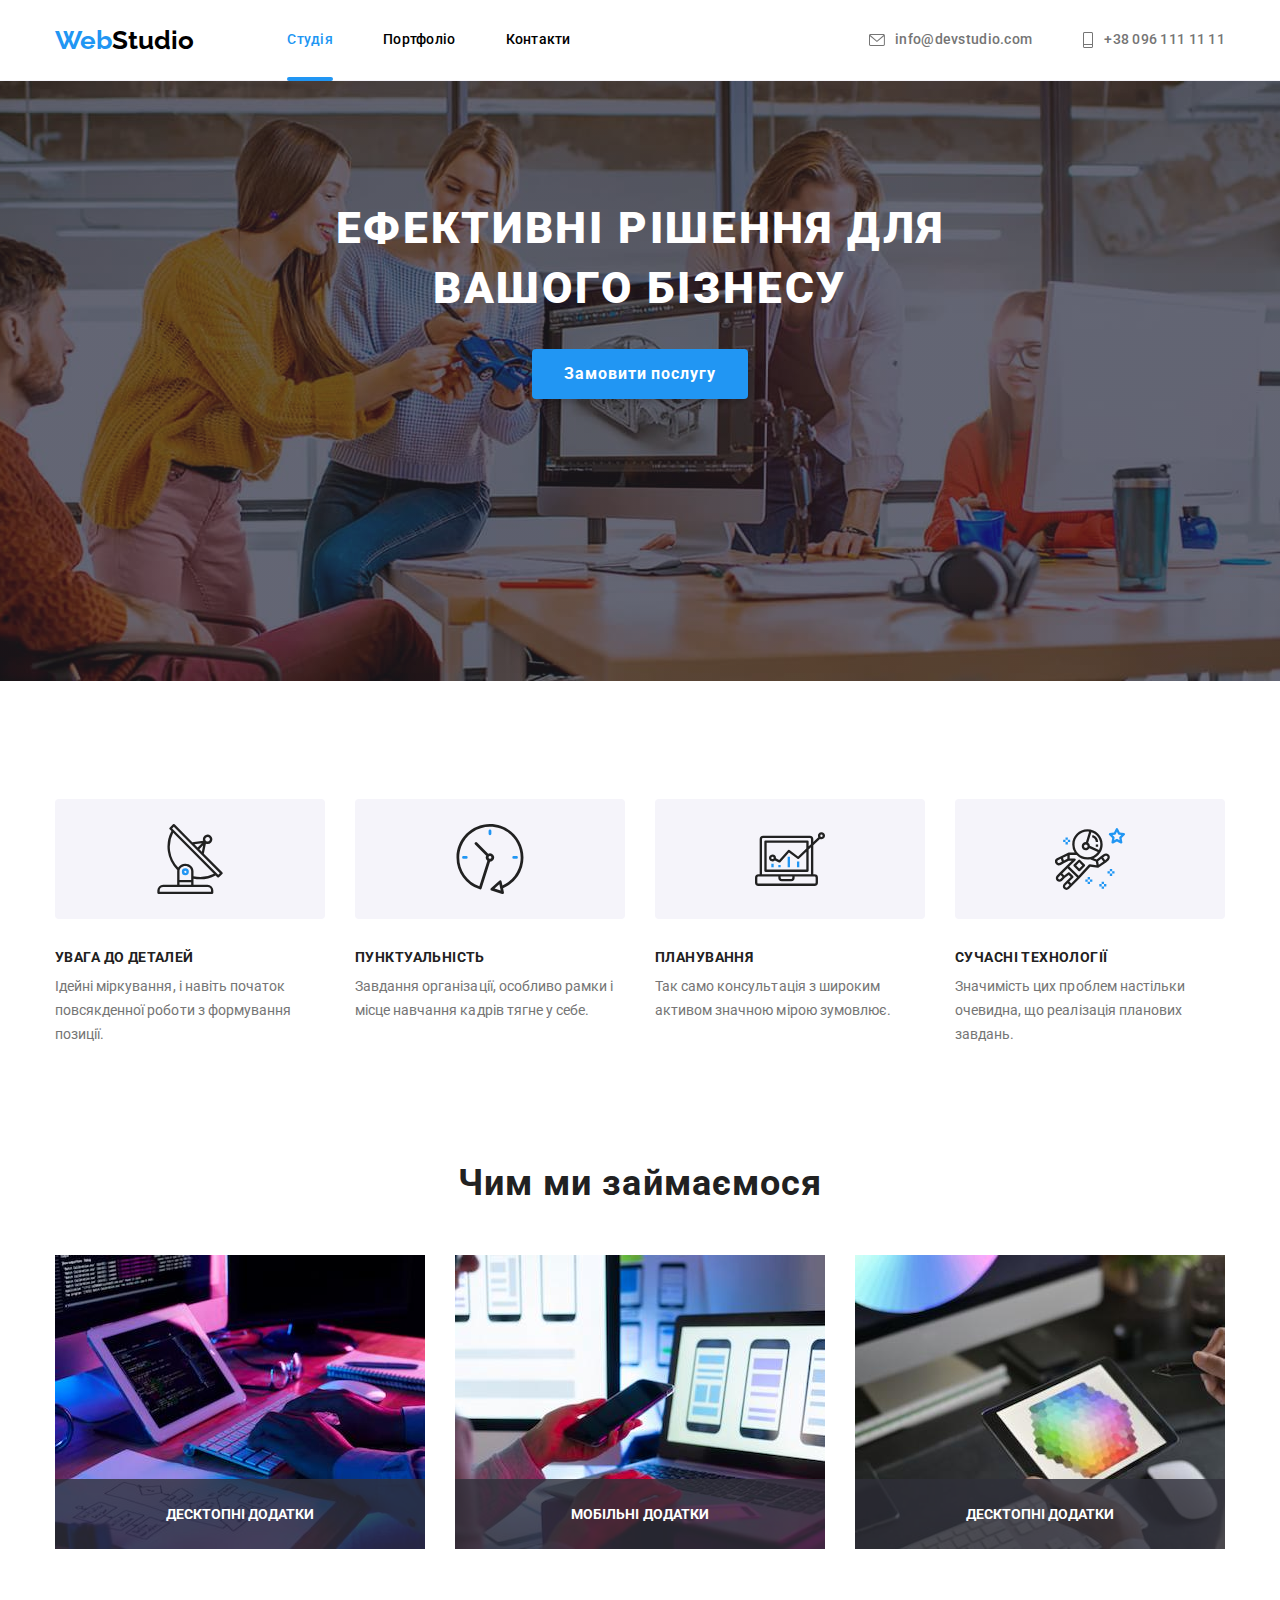
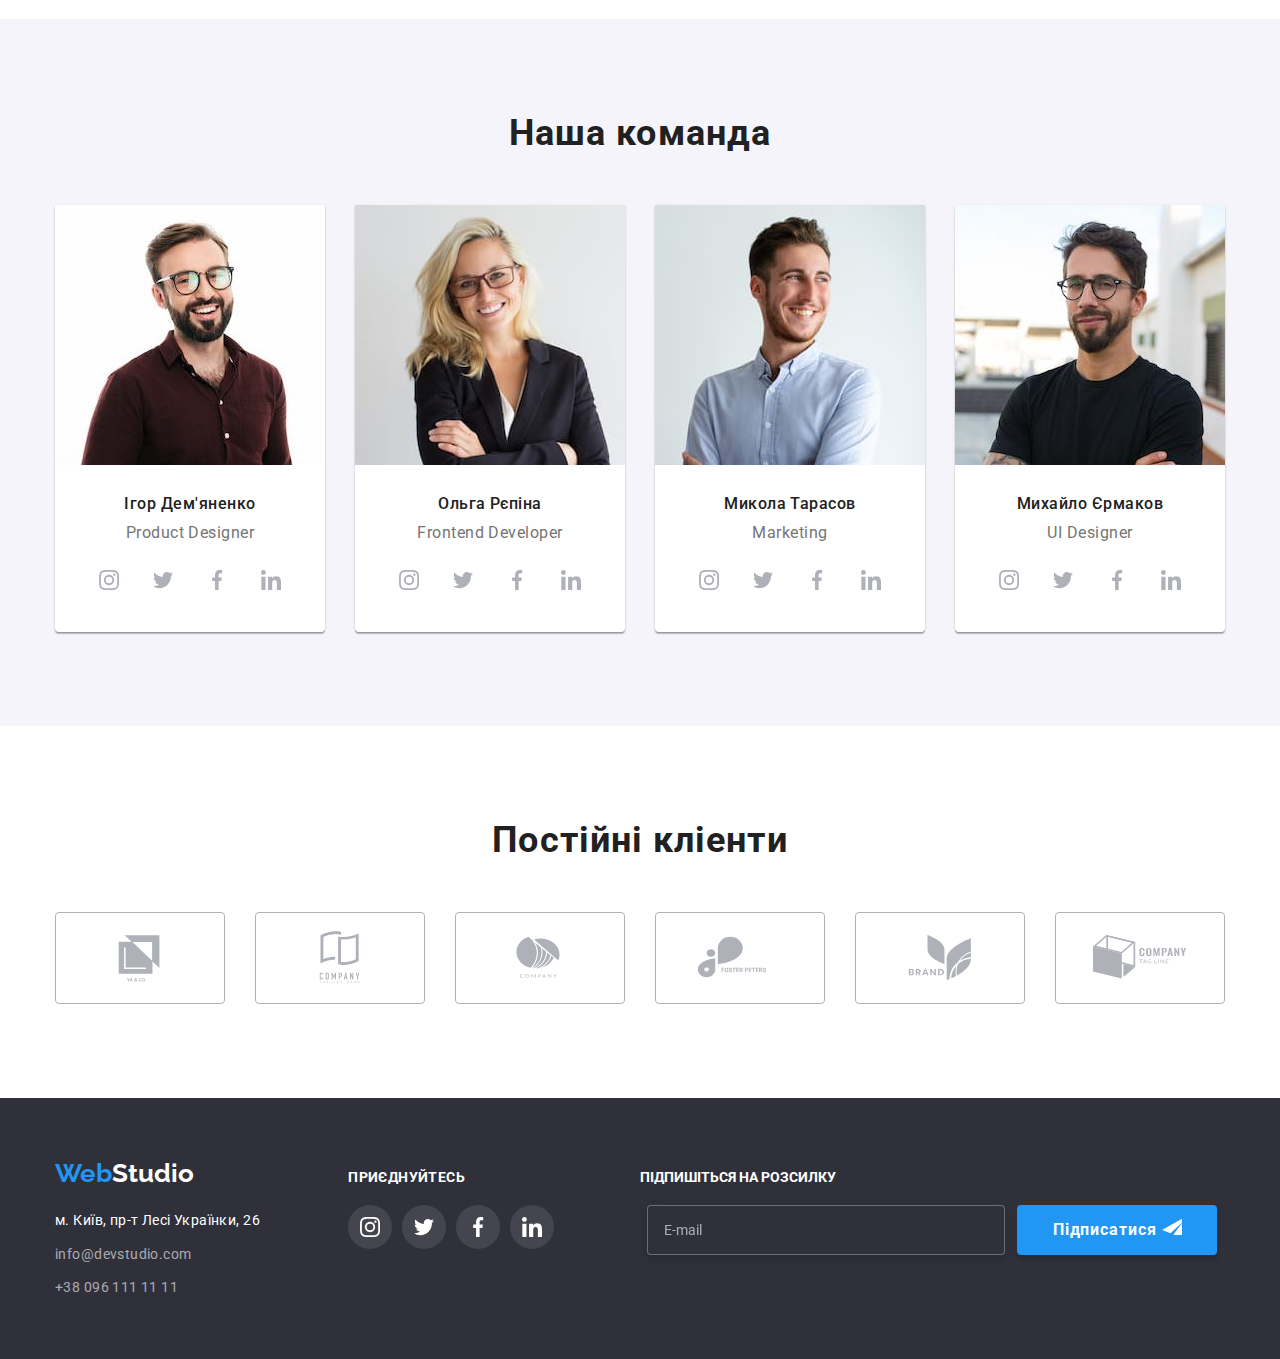
<file: index.html>
<!DOCTYPE html>
<html lang="uk">

<head>
	<meta charset="UTF-8">
	<meta http-equiv="X-UA-Compatible" content="IE=edge">
	<meta name="viewport" content="width=device-width, initial-scale=1.0">
	<title>Студія</title>
	<link rel="preconnect" href="https://fonts.googleapis.com">
	<link rel="preconnect" href="https://fonts.gstatic.com" crossorigin>
	<link href="https://fonts.googleapis.com/css2?family=Raleway:wght@700&family=Roboto:wght@400;500;700;900&display=swap"
		rel="stylesheet">
	<link rel="stylesheet" href="https://cdnjs.cloudflare.com/ajax/libs/modern-normalize/1.1.0/modern-normalize.min.css">
	<link rel="stylesheet" href="./css/main.min.css">
</head>

<body>
	<header class="header">
		<div class="section container__header">
			<a href="./index.html" lang="en" class="logo">
				<span class="accent">Web</span>Studio
			</a>
			<nav class="header-nav">
				<ul class="header-nav__list">
					<li class="header-nav__item">
						<a href="./index.html" class="header-nav__link current">
							Студія
						</a>
					</li>
					<li class="header-nav__item">
						<a href="./portfolio.html" class="header-nav__link">
							Портфоліо
						</a>
					</li>
					<li class="header-nav__item">
						<a href="" class="header-nav__link">
							Контакти
						</a>
					</li>
				</ul>
			</nav>
			<ul class="header-address__list">
				<li class="header-address__item">
					<a href="mailto:info@devstudio.com" class="header-address__link">
						<svg class="header-address__icon" width="16" height="12">
							<use href="./images/icons.svg#icon-mylle"></use>
						</svg>
						info@devstudio.com
					</a>
				</li>
				<li class="header-address__item">
					<a href="tel:+380961111111" class="header-address__link">
						<svg class="header-address__icon" width="12" height="16">
							<use href="./images/icons.svg#icon-fone"></use>
						</svg>
						+38 096 111 11 11
					</a>
				</li>
			</ul>
			<button type="button" class="menu-open" data-menu-open>
				<svg class="menu-icon" width="24px" height="16px">
					<use href="/images/icons.svg#icon-menu"></use>
				</svg>
			</button>
		</div>
		<div class="mob-menu is-hidden" data-menu>
			<div class="mob-menu__container">
				<button type="button" class="menu-close" data-menu-close>
					<svg class="menu-close__icon" width="19px" height="19px">
						<use href="./images/icons.svg#icon-logo-exit"></use>
					</svg>
				</button>
				<div class="mob-menu__top">
					<ul class="mob-menu__list">
						<li class="mob-menu__item">
							<a class="mob-menu__link current" href="./index.html">Студія</a>
						</li>
						<li class="mob-menu__item">
							<a class="mob-menu__link" href="./portfolio.html">Портфоліо</a>
						</li>
						<li class="mob-menu__item">
							<a class="mob-menu__link" href="#">Контакти</a>
						</li>
					</ul>
				</div>
				<div class="mob-menu__bottom">
					<ul class="mob-connection">
						<li class="mob-connection__item">
							<a class="mob-connection__tel" href="tel:+380961111111">
								+38 096 111 11 11</a>
						</li>
						<li class="mob-connection__item">
							<a class="mob-connection__mail" href="mailto:info@devstudio.com">
								info@devstudio.com
							</a>
						</li>
					</ul>
					<ul class="mob-social">
						<li class="mob-social__item">
							<a href="#" class="mob-social__link">Instagram</a>
						</li>
						<li class="mob-social__item">
							<a href="#" class="mob-social__link">Twitter</a>
						</li>
						<li class="mob-social__item">
							<a href="#" class="mob-social__link">Facebook</a>
						</li>
						<li class="mob-social__item">
							<a href="#" class="mob-social__link">LinkedIn</a>
						</li>
					</ul>
				</div>
			</div>
		</div>
	</header>
	<main>
		<!--titel of page -->
		<section class="hero-section">
			<div class="container">
				<h1 class="hero-section__title">Ефективні рішення для вашого бізнесу</h1>
				<button class="hero-section__button" data-modal-open>Замовити послугу</button>
			</div>
		</section>
		<!--uor features-->
		<section class="section">
			<div class="container">
				<h2 class="hidden">Наші переваги</h2>
				<ul class="container__list">
					<li class="container__item">
						<div class="container-blok">
							<a href="" class="container-blok__link">
								<svg class="" width="70" height="70">
									<use href="./images/icons.svg#icon-antenna">
										<use>
								</svg>
							</a>
						</div>
						<h3 class="container__subtitel">Увага до деталей</h3>
						<P class="container__text">Ідейні міркування, і навіть початок повсякденної роботи з формування позиції.</P>
					</li>
					<li class="container__item">
						<div class="container-blok">
							<a href="" class="container-blok__link">
								<svg class="" width="70" height="70">
									<use href="./images/icons.svg#icon-clock">
										<use>
								</svg>
							</a>
						</div>
						<h3 class="container__subtitel">Пунктуальність</h3>
						<P class="container__text">Завдання організації, особливо рамки і місце навчання кадрів тягне у себе.</P>
					</li>
					<li class="container__item">
						<div class="container-blok">
							<a href="" class="container-blok__link">
								<svg class="" width="70" height="70">
									<use href="./images/icons.svg#icon-diagram">
										<use>
								</svg>
							</a>
						</div>
						<h3 class="container__subtitel">Планування</h3>
						<P class="container__text">Так само консультація з широким активом значною мірою зумовлює.</P>
					</li>
					<li class="container__item">
						<div class="container-blok">
							<a href="" class="container-blok__link">
								<svg class="" width="70" height="70">
									<use href="./images/icons.svg#icon-astronaut">
										<use>
								</svg>
							</a>
						</div>
						<h3 class="container__subtitel">Сучасні технології</h3>
						<P class="container__text">Значимість цих проблем настільки очевидна, що реалізація планових завдань.</P>
					</li>
				</ul>
			</div>
		</section>
		<!--what we doing-->
		<section class="gallery-section">
			<div class="container">
				<h2 class="sections__titel">Чим ми займаємося</h2>
				<ul class="container__list">
					<li class="container__item picture-conteiner">
						<div class="gallery-section__box">
							<img src="./images/desk_ofis.jpg" alt="людина працює за компютером та планшетом" height="294" width="370">
							<p class="gallery-section__text">Десктопні додатки</p>
						</div>
					</li>
					<li class="container__item picture-conteiner">
						<div class="gallery-section__box">
							<img src="./images/smartfones_working.jpg" alt="людина працює за ноутбуком з телефоном в руці"
								height="294" width="370">
							<p class="gallery-section__text">Мобільні додатки</p>
						</div>
					</li>
					<li class="container__item picture-conteiner">
						<div class="gallery-section__box">
							<img src="./images/colour_graphic.jpg" alt="людина вибирає колір в палітрі колюрів на планшеті "
								height="294" width="370">
							<p class="gallery-section__text">Десктопні додатки</p>
						</div>
					</li>
				</ul>
			</div>
		</section>
		<!--uor team-->
		<section class="cart-section section">
			<div class="container">
				<h2 class="sections__titel">Наша команда</h2>
				<ul class="container__list">
					<li class="cart-section__item">
						<picture>
							<source srcset="
								./images/team_ihor_d.jpg 1x, 
								./images/team_ihor_d-2x.jpg 2x" media="(min-width: 1200px)" />
							<source srcset="
								./images/team_ihor_d-tab.jpg 1x, 
								./images/team_ihor_d-tab-2x.jpg 2x" media="(min-width: 768px)" />
							<source srcset="
								./images/team_ihor_d-mob.jpg 1x, 
								./images/team_ihor_d-mob-2x.jpg 2x" media="(min-width: 320px)" />
							<img src="./images/team_ihor_d.jpg" alt="чоловік в окулярах на білому фоні">
						</picture>
						<div class="cart-section__box">
							<p class="cart-section__name">Ігор Дем'яненко</p>
							<p class="cart-section__text">Product Designer</p>
							<ul class="cart-section__list">
								<li class="cart-section__item--logo">
									<a href="" class="cart-section__link">
										<svg class="" width="20" height="20">
											<use href="./images/icons.svg#icon-logo_instagram">
												<use>
										</svg>
									</a>
								</li>
								<li class="cart-section__item--logo">
									<a href="" class="cart-section__link">
										<svg class="" width="20" height="20"">
                        <use href=" ./images/icons.svg#icon-logo_twitter"></use>
										</svg>
									</a>
								</li>
								<li class="cart-section__item--logo">
									<a href="" class="cart-section__link">
										<svg class="" width="20" height="20"">
                        <use href=" ./images/icons.svg#icon-logo_facebook"></use>
										</svg>
									</a>
								</li>
								<li class="cart-section__item--logo">
									<a href="" class="cart-section__link">
										<svg class="" width="20" height="20">
											<use href="./images/icons.svg#icon-logo_linkedin"></use>
										</svg>
									</a>
								</li>
							</ul>
						</div>
					</li>
					<li class="cart-section__item">
						<picture>
							<source srcset="
								./images/team_olga_r.jpg 1x, 
								./images/team_olga_r-2x.jpg 2x" media="(min-width: 1200px)" />
							<source srcset="
								./images/team_olga_r-tab.jpg 1x, 
								./images/team_olga_r-tab-2x.jpg 2x" media="(min-width: 768px)" />
							<source srcset="
								./images/team_olga_r-mob.jpg 1x, 
								./images/team_olga_r-mob-2x.jpg 2x" media="(min-width: 320px)" />
							<img src="./images/team_olga_r.jpg" alt="дівчина з світлим волоссям в окулярах на сірому фоні">
						</picture>
						<div class="cart-section__box">
							<p class="cart-section__name">Ольга Рєпіна</p>
							<p class="cart-section__text">Frontend Developer</p>
							<ul class="cart-section__list">
								<li class="cart-section__item--logo">
									<a href="" class="cart-section__link">
										<svg class="" width="20" height="20">
											<use href="./images/icons.svg#icon-logo_instagram">
												<use>
										</svg>
									</a>
								</li>
								<li class="cart-section__item--logo">
									<a href="" class="cart-section__link">
										<svg class="" width="20" height="20"">
                        <use href=" ./images/icons.svg#icon-logo_twitter"></use>
										</svg>
									</a>
								</li>
								<li class="cart-section__item--logo">
									<a href="" class="cart-section__link">
										<svg class="" width="20" height="20"">
                        <use href=" ./images/icons.svg#icon-logo_facebook"></use>
										</svg>
									</a>
								</li>
								<li class="cart-section__item--logo">
									<a href="" class="cart-section__link">
										<svg class="" width="20" height="20">
											<use href="./images/icons.svg#icon-logo_linkedin"></use>
										</svg>
									</a>
								</li>
							</ul>
						</div>
					</li>
					<li class="cart-section__item">
						<picture>
							<source srcset="
								./images/team_mikola_t.jpg 1x, 
								./images/team_mikola_t-2x.jpg 2x" media="(min-width: 1200px)" />
							<source srcset="
								./images/team_mikola_t-tab.jpg 1x, 
								./images/team_mikola_t-tab-2x.jpg 2x" media="(min-width: 768px)" />
							<source srcset="
								./images/team_mikola_t-mob.jpg 1x, 
								./images/team_mikola_t-mob-2x.jpg 2x" media="(min-width: 320px)" />
							<img src="./images/team_mikola_t.jpg" alt="чоловік в синій сорочті на блакиному фоні">
						</picture>
						<div class="cart-section__box">
							<p class="cart-section__name">Микола Тарасов</p>
							<p class="cart-section__text">Marketing</p>
							<ul class="cart-section__list">
								<li class="cart-section__item--logo">
									<a href="" class="cart-section__link">
										<svg class="" width="20" height="20">
											<use href="./images/icons.svg#icon-logo_instagram">
												<use>
										</svg>
									</a>
								</li>
								<li class="cart-section__item--logo">
									<a href="" class="cart-section__link">
										<svg class="" width="20" height="20"">
                        <use href=" ./images/icons.svg#icon-logo_twitter"></use>
										</svg>
									</a>
								</li>
								<li class="cart-section__item--logo">
									<a href="" class="cart-section__link">
										<svg class="" width="20" height="20"">
                        <use href=" ./images/icons.svg#icon-logo_facebook"></use>
										</svg>
									</a>
								</li>
								<li class="cart-section__item--logo">
									<a href="" class="cart-section__link">
										<svg class="" width="20" height="20">
											<use href="./images/icons.svg#icon-logo_linkedin"></use>
										</svg>
									</a>
								</li>
							</ul>
						</div>
					</li>
					<li class="cart-section__item">
						<picture>
							<source srcset="
								./images/team_mihail_y.jpg 1x, 
								./images/team_mihail_y-2x.jpg 2x" media="(min-width: 1200px)" />
							<source srcset="
								./images/team_mihail_y-tab.jpg 1x, 
								./images/team_mihail_y-tab-2x.jpg 2x" media="(min-width: 768px)" />
							<source srcset="
								./images/team_mihail_y-mob.jpg 1x, 
								./images/team_mihail_y-mob-2x.jpg 2x" media="(min-width: 320px)" />
							<img src="./images/team_mihail_y.jpg" alt="чоловік в окулярах в чорній сорочті на фоні білого будинку" />
						</picture>
						<div class="cart-section__box">
							<p class="cart-section__name">Михайло Єрмаков</p>
							<p class="cart-section__text">UI Designer</p>
							<ul class="cart-section__list">
								<li class="cart-section__item--logo">
									<a href="" class="cart-section__link">
										<svg class="" width="20" height="20">
											<use href="./images/icons.svg#icon-logo_instagram">
												<use>
										</svg>
									</a>
								</li>
								<li class="cart-section__item--logo">
									<a href="" class="cart-section__link">
										<svg class="" width="20" height="20"">
                        <use href=" ./images/icons.svg#icon-logo_twitter"></use>
										</svg>
									</a>
								</li>
								<li class="cart-section__item--logo">
									<a href="" class="cart-section__link">
										<svg class="" width="20" height="20"">
                        <use href=" ./images/icons.svg#icon-logo_facebook"></use>
										</svg>
									</a>
								</li>
								<li class="cart-section__item--logo">
									<a href="" class="cart-section__link">
										<svg class="" width="20" height="20">
											<use href="./images/icons.svg#icon-logo_linkedin"></use>
										</svg>
									</a>
								</li>
							</ul>
						</div>
					</li>
				</ul>
			</div>
		</section>
		<section class="section">
			<div class="container">
				<h2 class="sections__titel">Постійні кліенти</h2>
				<ul class="container__list">
					<li class="client__item">
						<a href="" class="client__link">
							<svg class="client__icon" width="106" height="60">
								<use href="./images/icons.svg#icon-logo_ya_s_infiniti"></use>
							</svg>
						</a>
					</li>
					<li class="client__item">
						<a href="" class="client__link">
							<svg class="" width="106" height="60">
								<use href="./images/icons.svg#icon-logo_compani"></use>
							</svg>
						</a>
					</li>
					<li class="client__item">
						<a href="" class="client__link">
							<svg class="" width="106" height="60">
								<use href="./images/icons.svg#icon-logo_compani_circul"></use>
							</svg>
						</a>
					</li>
					<li class="client__item">
						<a href="" class="client__link">
							<svg class="" width="106" height="60">
								<use href="./images/icons.svg#icon-logo_forest_peters"></use>
							</svg>
						</a>
					</li>
					<li class="client__item">
						<a href="" class="client__link">
							<svg class="" width="106" height="60">
								<use href="./images/icons.svg#icon-logo_brand"></use>
							</svg>
						</a>
					</li>
					<li class="client__item">
						<a href="" class="client__link">
							<svg class="" width="106" height="60">
								<use href="./images/icons.svg#icon-logo_compani_cube"></use>
							</svg>
						</a>
					</li>
				</ul>
			</div>
		</section>
	</main>
	<footer class="footer-section">
		<div class="container footer-container">
			<div class="footer-address__box">
				<a class="footer__logo" href="./index.html" lang="en">
					<span class="accent">Web</span>Studio
				</a>
				<address class="footer-address">
					<ul class="footer-address__list">
						<li class="footer-address__item">
							<a href="https://goo.gl/maps/RmFB3zUBjuuTnWZK7" target="_blank" rel="noopener nofollow"
								class="footer-address__link">
								м. Київ, пр-т Лесі Українки, 26
							</a>
						</li>
						<li class="footer-address__item">
							<a href="mailto:info@devstudio.com" class="footer__link">
								info@devstudio.com
							</a>
						</li>
						<li class="footer-address__item">
							<a href="tel:+380961111111" class="footer__link">
								+38 096 111 11 11
							</a>
						</li>
					</ul>
				</address>
			</div>
			<div class="footer-soc">
				<p class="footer-soc__text">Приєднуйтесь</p>
				<ul class="footer-soc__list">
					<li class="footer-soc__item">
						<a href="" class="footer-soc__link">
							<svg class="" width="20" height="20">
								<use href="./images/icons.svg#icon-logo_instagram"></use>
							</svg>
						</a>
					</li>
					<li class="footer-soc__item">
						<a href="" class="footer-soc__link">
							<svg class="" width="20" height="20">
								<use href="./images/icons.svg#icon-logo_twitter"></use>
							</svg>
						</a>
					</li>
					<li class="footer-soc__item">
						<a href="" class="footer-soc__link">
							<svg class="" width="20" height="20">
								<use href="./images/icons.svg#icon-logo_facebook"></use>
							</svg>
						</a>
					</li>
					<li class="footer-soc__item">
						<a href="" class="footer-soc__link">
							<svg class="" width="20" height="20">
								<use href="./images/icons.svg#icon-logo_linkedin"></use>
							</svg>
						</a>
					</li>
				</ul>
			</div>
			<form class="footer-form">
				<p class="footer-form__p">Підпишіться на розсилку</p>
				<div class="footer-form__box">
					<label for="sign_mail" class="footer-form__label">
						<input type="text" name="sign_for_mail" id="sign_mail" placeholder="E-mail" class="footer-form__input">
					</label>
					<button class="footer-form__button" type="submit">
						Підписатися
						<svg class="footer-form__svg" width="20" height="20">
							<use href="./images/icons.svg#icon-logo-send"></use>
						</svg>
					</button>
				</div>
			</form>
		</div>
	</footer>
	<div class="backdrop is-hidden" data-modal>
		<div class="backdrop-modal">
			<button class="backdrop-modal__batton" data-modal-close>
				<svg width="24" height="24">
					<use href="./images/icons.svg#icon-logo-exit"></use>
				</svg>
			</button>
			<form class="backdrop-modal__form">
				<p class="backdrop-modal__p">Залиште свої дані, ми вам передзвонимо</p>
				<div class="backdrop-form__box">
					<label for="name" class="backdrop-form__label">Ім'я</label>
					<input class="backdrop-form__input" type="text" name="name" id="name" placeholder="">
					<svg class="backdrop-form__svg" width="18" height="18">
						<use href="./images/icons.svg#icon-person-black"></use>
					</svg>
				</div>
				<div class="backdrop-form__box">
					<label for="fone numger" class="backdrop-form__label">Телефон</label>
					<input class="backdrop-form__input" type="text" name="fone numger" id="fone numger" placeholder="">
					<svg class="backdrop-form__svg" width="18" height="18">
						<use href="./images/icons.svg#icon-phone-black"></use>
					</svg>
				</div>
				<div class="backdrop-form__box">
					<label for="mile" class="backdrop-form__label">Пошта</label>
					<input class="backdrop-form__input" type="text" name="mile" id="mile" placeholder="">
					<svg class="backdrop-form__svg" width="18" height="18">
						<use href="./images/icons.svg#icon-email-black"></use>
					</svg>
				</div>
				<div class="backdrop-form__box--coment">
					<label for="coment" class="backdrop-form__label">Коментар</label>
					<textarea name="coment" id="coment" class="backdrop-form__textarea" placeholder="Введіть текст"></textarea>
				</div>
				<div class="backdrop-form__approval">
					<label for="appruv" class="form-approval__label">
						<input type="checkbox" id="appruv" name="appruv" class="form-approval__sheck">
						<span class="form-approval__span">
							<svg class="" width="16" height="15">
								<use href="./images/icons.svg#icon-check"></use>
							</svg>
						</span>
						Погоджуюся з розсилкою та приймаю
					</label>
					<a class="form-approval__link" href="">Умови договору</a>
				</div>
				<button class="backdrop-form__button" type="submit">Відправити</button>
			</form>
		</div>
	</div>
	<script src="./js/modal.js"></script>
	<script src="./js/menu.js"></script>
</body>

</html>
</file>
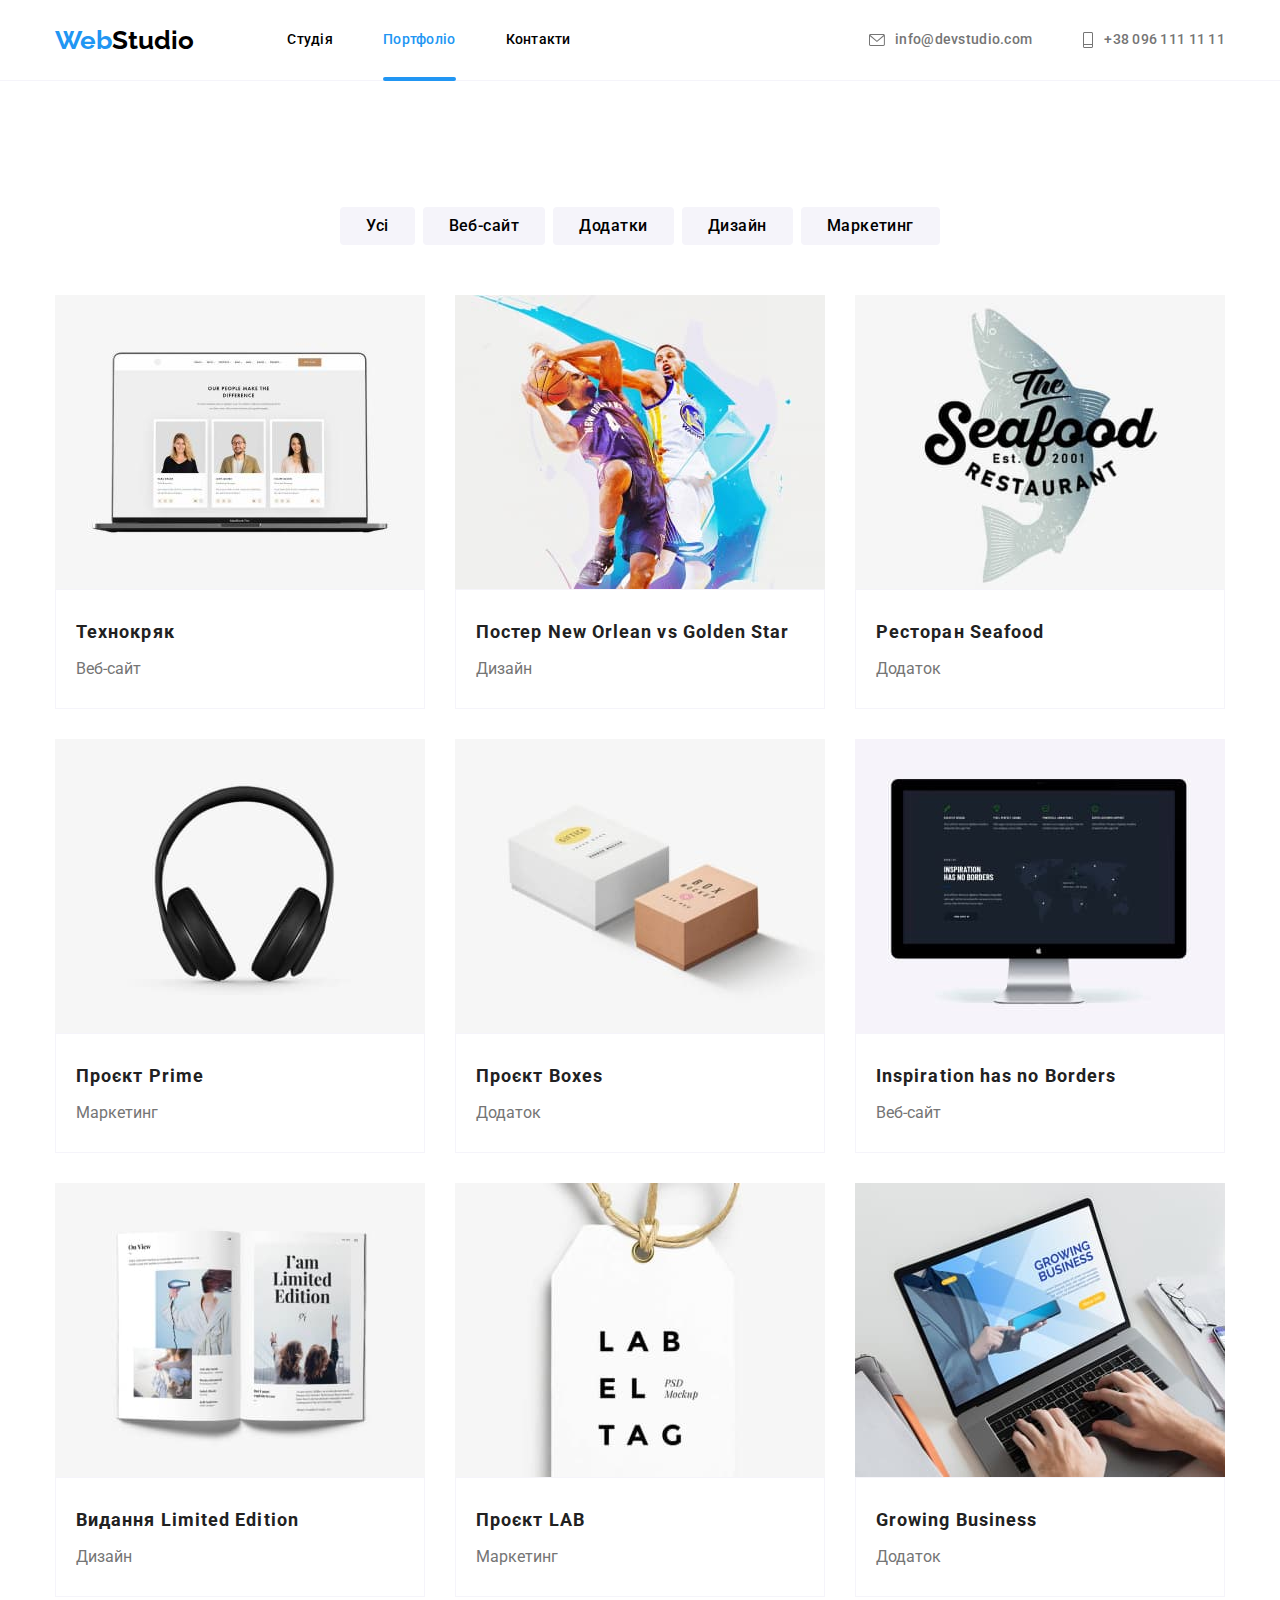
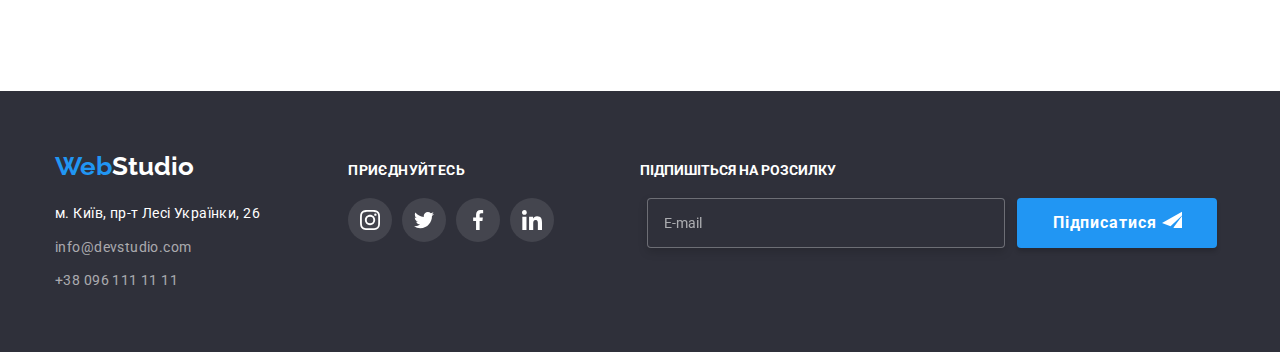
<file: portfolio.html>
<!DOCTYPE html>
<html lang="uk">

<head>
	<meta charset="UTF-8">
	<meta http-equiv="X-UA-Compatible" content="IE=edge">
	<meta name="viewport" content="width=device-width, initial-scale=1.0">
	<title>Портфоліо</title>
	<link rel="preconnect" href="https://fonts.googleapis.com">
	<link rel="preconnect" href="https://fonts.gstatic.com" crossorigin>
	<link href="https://fonts.googleapis.com/css2?family=Raleway:wght@700&family=Roboto:wght@400;500;700;900&display=swap"
		rel="stylesheet">
	<link rel="stylesheet" href="https://cdnjs.cloudflare.com/ajax/libs/modern-normalize/1.1.0/modern-normalize.min.css">
	<link rel="stylesheet" href="./css/main.min.css">
</head>

<body>
	<header class="header">
		<div class="section container__header">
			<a href="./index.html" lang="en" class="logo">
				<span class="accent">Web</span>Studio
			</a>
			<nav class="header-nav">
				<ul class="header-nav__list">
					<li class="header-nav__item">
						<a href="./index.html" class="header-nav__link">
							Студія
						</a>
					</li>
					<li class="header-nav__item">
						<a href="./portfolio.html" class="header-nav__link current">
							Портфоліо
						</a>
					</li>
					<li class="header-nav__item">
						<a href="" class="header-nav__link">
							Контакти
						</a>
					</li>
				</ul>
			</nav>
			<ul class="header-address__list">
				<li class="header-address__item">
					<a href="mailto:info@devstudio.com" class="header-address__link">
						<svg class="header-address__icon" width="16" height="12">
							<use href="./images/icons.svg#icon-mylle"></use>
						</svg>
						info@devstudio.com
					</a>
				</li>
				<li class="header-address__item">
					<a href="tel:+380961111111" class="header-address__link">
						<svg class="header-address__icon" width="12" height="16">
							<use href="./images/icons.svg#icon-fone"></use>
						</svg>
						+38 096 111 11 11
					</a>
				</li>
			</ul>
			<button type="button" class="menu-open" data-menu-open>
				<svg class="menu-icon" width="24px" height="16px">
					<use href="./images/icons.svg#icon-menu"></use>
				</svg>
			</button>
		</div>
		<div class="mob-menu is-hidden" data-menu>
			<div class="mob-menu__container">
				<button type="button" class="menu-close" data-menu-close>
					<svg class="menu-close__icon" width="19px" height="19px">
						<use href="./images/icons.svg#icon-logo-exit"></use>
					</svg>
				</button>
				<div class="mob-menu__top">
					<ul class="mob-menu__list">
						<li class="mob-menu__item">
							<a class="mob-menu__link" href="./index.html">Студія</a>
						</li>
						<li class="mob-menu__item">
							<a class="mob-menu__link current" href="./portfolio.html">Портфоліо</a>
						</li>
						<li class="mob-menu__item">
							<a class="mob-menu__link" href="#">Контакти</a>
						</li>
					</ul>
				</div>
				<div class="mob-menu__bottom">
					<ul class="mob-connection">
						<li class="mob-connection__item">
							<a class="mob-connection__tel" href="tel:+380961111111">
								+38 096 111 11 11</a>
						</li>
						<li class="mob-connection__item">
							<a class="mob-connection__mail" href="mailto:info@devstudio.com">
								info@devstudio.com
							</a>
						</li>
					</ul>
					<ul class="mob-social">
						<li class="mob-social__item">
							<a href="#" class="mob-social__link">Instagram</a>
						</li>
						<li class="mob-social__item">
							<a href="#" class="mob-social__link">Twitter</a>
						</li>
						<li class="mob-social__item">
							<a href="#" class="mob-social__link">Facebook</a>
						</li>
						<li class="mob-social__item">
							<a href="#" class="mob-social__link">LinkedIn</a>
						</li>
					</ul>
				</div>
			</div>
		</div>
	</header>
	<main>
		<section class="section">
			<div class="container">
				<h1 class="hidden"> Контент портфоліо</h1>
				<ul class="portfolio-section__list">
					<li class="portfolio-section__item">
						<button type="button" class="portfolio-section__button">Усі</button>
					</li>
					<li class="portfolio-section__item">
						<button type="button" class="portfolio-section__button">Веб-сайт</button>
					</li>
					<li class="portfolio-section__item">
						<button type="button" class="portfolio-section__button">Додатки</button>
					</li>
					<li class="portfolio-section__item">
						<button type="button" class="portfolio-section__button">Дизайн</button>
					</li>
					<li class="portfolio-section__item">
						<button type="button" class="portfolio-section__button">Маркетинг</button>
					</li>
				</ul>
				<ul class="portfolio-cart__list">
					<li class="portfolio-cart__item">
						<a href="" class="portfolio-cart__link">
							<div class="portfolio-cart__link--box">
								<img src="./images/laptop.jpg" alt="ноутбук" width="370">
								<div class="portfolio-cart__link--modal">
									<p class="portfolio-cart__link--text">Ресурс пропонує комплексні пропозиції з різним рівнем
										функціоналу та сервісів. Все це дозволить відвідувачу отримати вичерпні відомості про компанію чи
										приватну особу.</p>
								</div>
							</div>
							<div class="portfolio-cart__box--content">
								<h2 class="portfolio-cart__titel">Технокряк</h2>
								<p class="portfolio-cart__text">Веб-сайт</p>
							</div>
						</a>
					</li>
					<li class="portfolio-cart__item">
						<a href="" class="portfolio-cart__link">
							<div class="portfolio-cart__link--box">
								<img src="./images/two_basket_plaers.jpg" alt="двоє грають у баскетбол" width="370">
								<div class="portfolio-cart__link--modal">
									<p class="portfolio-cart__link--text">Ресурс пропонує комплексні пропозиції з різним рівнем
										функціоналу та сервісів. Все це дозволить відвідувачу отримати вичерпні відомості про компанію чи
										приватну особу.</p>
								</div>
							</div>
							<div class="portfolio-cart__box--content">
								<h2 class="portfolio-cart__titel">Постер New Orlean vs Golden Star</h2>
								<p class="portfolio-cart__text">Дизайн</p>
							</div>
						</a>
					</li>
					<li class="portfolio-cart__item">
						<a href="" class="portfolio-cart__link">
							<div class="portfolio-cart__link--box">
								<img src="./images/seafood_rest.jpg" alt="логотип ресторану seafood" width="370">
								<div class="portfolio-cart__link--modal">
									<p class="portfolio-cart__link--text">Ресурс пропонує комплексні пропозиції з різним рівнем
										функціоналу та сервісів. Все це дозволить відвідувачу отримати вичерпні відомості про компанію чи
										приватну особу.</p>
								</div>
							</div>
							<div class="portfolio-cart__box--content">
								<h2 class="portfolio-cart__titel">Ресторан Seafood</h2>
								<p class="portfolio-cart__text">Додаток</p>
							</div>
						</a>
					</li>
					<li class="portfolio-cart__item">
						<a href="" class="portfolio-cart__link">
							<div class="portfolio-cart__link--box">
								<img src="./images/haedfone.jpg" alt="haedfone" width="370">
								<div class="portfolio-cart__link--modal">
									<p class="portfolio-cart__link--text">Ресурс пропонує комплексні пропозиції з різним рівнем
										функціоналу та сервісів. Все це дозволить відвідувачу отримати вичерпні відомості про компанію чи
										приватну особу.</p>
								</div>
							</div>
							<div class="portfolio-cart__box--content">
								<h2 class="portfolio-cart__titel">Проєкт Prime</h2>
								<p class="portfolio-cart__text">Маркетинг</p>
							</div>
						</a>
					</li>
					<li class="portfolio-cart__item">
						<a href="" class="portfolio-cart__link">
							<div class="portfolio-cart__link--box">
								<img src="./images/two_box.jpg" alt="two box" width="370">
								<div class="portfolio-cart__link--modal">
									<p class="portfolio-cart__link--text">Ресурс пропонує комплексні пропозиції з різним рівнем
										функціоналу та сервісів. Все це дозволить відвідувачу отримати вичерпні відомості про компанію чи
										приватну особу.</p>
								</div>
							</div>
							<div class="portfolio-cart__box--content">
								<h2 class="portfolio-cart__titel">Проєкт Boxes</h2>
								<p class="portfolio-cart__text">Додаток</p>
							</div>
						</a>
					</li>
					<li class="portfolio-cart__item">
						<a href="" class="portfolio-cart__link">
							<div class="portfolio-cart__link--box">
								<img src="./images/monitor.jpg" alt="monitor" width="370">
								<div class="portfolio-cart__link--modal">
									<p class="portfolio-cart__link--text">Ресурс пропонує комплексні пропозиції з різним рівнем
										функціоналу та сервісів. Все це дозволить відвідувачу отримати вичерпні відомості про компанію чи
										приватну особу.</p>
								</div>
							</div>
							<div class="portfolio-cart__box--content">
								<h2 class="portfolio-cart__titel">Inspiration has no Borders</h2>
								<p class="portfolio-cart__text">Веб-сайт</p>
							</div>
						</a>
					</li>
					<li class="portfolio-cart__item">
						<a href="" class="portfolio-cart__link">
							<div class="portfolio-cart__link--box">
								<img src="./images/open_book.jpg" alt="open book" width="370">
								<div class="portfolio-cart__link--modal">
									<p class="portfolio-cart__link--text">Ресурс пропонує комплексні пропозиції з різним рівнем
										функціоналу та сервісів. Все це дозволить відвідувачу отримати вичерпні відомості про компанію чи
										приватну особу.</p>
								</div>
							</div>
							<div class="portfolio-cart__box--content">
								<h2 class="portfolio-cart__titel">Видання Limited Edition</h2>
								<p class="portfolio-cart__text">Дизайн</p>
							</div>
						</a>
					</li>
					<li class="portfolio-cart__item">
						<a href="" class="portfolio-cart__link">
							<div class="portfolio-cart__link--box">
								<img src="./images/badge_wite.jpg" alt="badge wite" width="370">
								<div class="portfolio-cart__link--modal">
									<p class="portfolio-cart__link--text">Ресурс пропонує комплексні пропозиції з різним рівнем
										функціоналу та сервісів. Все це дозволить відвідувачу отримати вичерпні відомості про компанію чи
										приватну особу.</p>
								</div>
							</div>
							<div class="portfolio-cart__box--content">
								<h2 class="portfolio-cart__titel">Проєкт LAB</h2>
								<p class="portfolio-cart__text">Маркетинг</p>
							</div>
						</a>
					</li>
					<li class="portfolio-cart__item">
						<a href="" class="portfolio-cart__link">
							<div class="portfolio-cart__link--box">
								<img src="./images/work_laptop.jpg" alt="work laptop" width="370">
								<div class="portfolio-cart__link--modal">
									<p class="portfolio-cart__link--text">Ресурс пропонує комплексні пропозиції з різним рівнем
										функціоналу та сервісів. Все це дозволить відвідувачу отримати вичерпні відомості про компанію чи
										приватну особу.</p>
								</div>
							</div>
							<div class="portfolio-cart__box--content">
								<h2 class="portfolio-cart__titel">Growing Business</h2>
								<p class="portfolio-cart__text">Додаток</p>
							</div>
						</a>
					</li>
				</ul>
			</div>
		</section>
	</main>
	<footer class="footer-section">
		<div class="container footer-container">
			<div class="footer-address__box">
				<a class="footer__logo" href="./index.html" lang="en">
					<span class="accent">Web</span>Studio
				</a>
				<address class="footer-address">
					<ul class="footer-address__list">
						<li class="footer-address__item">
							<a href="https://goo.gl/maps/RmFB3zUBjuuTnWZK7" target="_blank" rel="noopener nofollow"
								class="footer-address__link">
								м. Київ, пр-т Лесі Українки, 26
							</a>
						</li>
						<li class="footer-address__item">
							<a href="mailto:info@devstudio.com" class="footer__link">
								info@devstudio.com
							</a>
						</li>
						<li class="footer-address__item">
							<a href="tel:+380961111111" class="footer__link">
								+38 096 111 11 11
							</a>
						</li>
					</ul>
				</address>
			</div>
			<div class="footer-soc">
				<p class="footer-soc__text">Приєднуйтесь</p>
				<ul class="footer-soc__list">
					<li class="footer-soc__item">
						<a href="" class="footer-soc__link">
							<svg class="" width="20" height="20">
								<use href="./images/icons.svg#icon-logo_instagram"></use>
							</svg>
						</a>
					</li>
					<li class="footer-soc__item">
						<a href="" class="footer-soc__link">
							<svg class="" width="20" height="20">
								<use href="./images/icons.svg#icon-logo_twitter"></use>
							</svg>
						</a>
					</li>
					<li class="footer-soc__item">
						<a href="" class="footer-soc__link">
							<svg class="" width="20" height="20">
								<use href="./images/icons.svg#icon-logo_facebook"></use>
							</svg>
						</a>
					</li>
					<li class="footer-soc__item">
						<a href="" class="footer-soc__link">
							<svg class="" width="20" height="20">
								<use href="./images/icons.svg#icon-logo_linkedin"></use>
							</svg>
						</a>
					</li>
				</ul>
			</div>
			<form class="footer-form">
				<p class="footer-form__p">Підпишіться на розсилку</p>
				<div class="footer-form__box">
					<label for="sign_mail">
						<input type="text" name="sign_for_mail" id="sign_mail" placeholder="E-mail" class="footer-form__input">
					</label>
					<button class="footer-form__button" type="submit">
						Підписатися
						<svg class="footer-form__svg" width="20" height="20">
							<use href="./images/icons.svg#icon-logo-send"></use>
						</svg>
					</button>
				</div>
			</form>
		</div>
	</footer>
	<script src="./js/modal.js"></script>
	<script src="./js/menu.js"></script>
</body>

</html>
</file>
<file: css/main.min.css>
:root{--target-blue: #2196F3;--section-darkgrey: #2F303A;--section-witegrey: #F5F4FA;--text-grey: #757575;--text-blak: #212121;--text-witetransparent: #FFFFFF99;--blue-buttom-backgraud: rgb(24, 138, 232);--color-zeroblak: #000;--color-maxwite: #fff;--color-wite-rgba: rgba(255, 255, 255, 0.1);--color-grey-two: #AFB1B8}h1,h2,h3,h4,h5,h6,p{margin:0}img{display:block;max-width:100%;height:auto}address{font-style:normal}button{display:block;cursor:pointer;border:none;border-radius:4px}ul{list-style:none;padding:0px;margin:0px}a{text-decoration:none}body{color:#757575;font-family:"Roboto";background:#fff;font-size:14px;letter-spacing:.03px}.accent{color:var(--target-blue)}.section{display:-webkit-box;display:-ms-flexbox;display:flex;justify-items:center;padding-top:60px;padding-bottom:60px;margin:auto}@media screen and (min-width: 1200px){.section{padding-top:94px;padding-bottom:94px}}.container{margin:0 auto;width:100%;padding:0 15px}@media screen and (min-width: 480px){.container{width:480px}}@media screen and (min-width: 768px){.container{width:768px}}@media screen and (min-width: 1200px){.container{width:1200px}}.cart-section{background:var(--section-witegrey)}.container-center{text-align:center;-webkit-box-pack:center;-ms-flex-pack:center;justify-content:center}.hidden{white-space:nowrap;-webkit-clip-path:inset(100%);clip-path:inset(100%);clip:rect(0, 0, 0, 0);overflow:hidden}.header{border-bottom:1px solid var(--section-witegrey)}.container__header{height:60px;-webkit-box-align:center;-ms-flex-align:center;align-items:center;padding:0 15px}@media screen and (min-width: 768px){.container__header{height:80px;display:-webkit-box;display:-ms-flexbox;display:flex}}@media screen and (min-width: 1200px){.container__header{width:1200px}}.logo{font-family:"Raleway";font-style:normal;font-weight:700;font-size:24px;line-height:1.19;color:var(--color-zeroblak)}@media screen and (min-width: 1200px){.logo{font-size:26px}}.header-nav__link{display:block;font-weight:500;font-size:14px;line-height:1.14;letter-spacing:.02em;color:var(--color-zeroblak);-webkit-transition-property:color;transition-property:color;-webkit-transition-duration:250ms;transition-duration:250ms}.header-nav__link:focus,.header-nav__link:hover{color:var(--target-blue);-webkit-transition-timing-function:cubic-bezier(0.4, 0, 0.2, 1);transition-timing-function:cubic-bezier(0.4, 0, 0.2, 1)}.header-nav{display:none}@media screen and (min-width: 768px){.header-nav{display:-webkit-box;display:-ms-flexbox;display:flex;margin-left:88px}}@media screen and (min-width: 1200px){.header-nav{margin-left:93px}}.header-nav__list{display:-webkit-box;display:-ms-flexbox;display:flex}.header-nav__item{margin-right:50px;position:relative}.header-nav__item:last-child{margin-right:0px}.current{color:var(--target-blue)}.current::after{position:absolute;bottom:-33px;right:0px;content:"";width:100%;height:4px;background-color:var(--target-blue);border-radius:2px}.header-address__link{display:-webkit-box;display:-ms-flexbox;display:flex;-webkit-box-align:center;-ms-flex-align:center;align-items:center;font-weight:500;font-size:14px;line-height:1.14;letter-spacing:.02em;color:var(--text-grey);-webkit-transition-property:color;transition-property:color;-webkit-transition-duration:250ms;transition-duration:250ms;-webkit-transition-timing-function:cubic-bezier(0.4, 0, 0.2, 1);transition-timing-function:cubic-bezier(0.4, 0, 0.2, 1)}.header-address__link:focus,.header-address__link:hover{color:var(--target-blue)}.header-address__list{display:none}@media screen and (min-width: 768px){.header-address__list{overflow:visible;display:block;margin-bottom:10px;margin-left:auto}}@media screen and (min-width: 1200px){.header-address__list{display:-webkit-box;display:-ms-flexbox;display:flex;margin-bottom:0}}@media screen and (min-width: 768px)and (max-width: 1200px){.header-address__item{margin-bottom:10px}.header-address__item:last-child{margin-bottom:0px}}@media screen and (min-width: 1200px){.header-address__item{margin-right:50px}.header-address__item:last-child{margin-right:0px}}.header-address__icon{margin-right:10px;fill:currentColor}.menu-open{margin-left:auto;width:40px;height:40px;display:-webkit-box;display:-ms-flexbox;display:flex;margin-left:auto;-webkit-box-align:center;-ms-flex-align:center;align-items:center;-webkit-box-pack:center;-ms-flex-pack:center;justify-content:center;background:var(--color-maxwite);fill:var(--text-blak)}.menu-open:focus{fill:var(--target-blue)}@media screen and (min-width: 768px){.menu-open{display:none}}.mob-menu{width:100vw;height:100vh;top:0;position:fixed;background:var(--color-maxwite);z-index:1}.mob-menu.is-hidden{opacity:0;pointer-events:none}.mob-menu__container{position:relative;height:100%;display:-webkit-box;display:-ms-flexbox;display:flex;-webkit-box-orient:vertical;-webkit-box-direction:normal;-ms-flex-direction:column;flex-direction:column;-webkit-box-pack:justify;-ms-flex-pack:justify;justify-content:space-between;overflow:auto}.menu-close{position:absolute;top:10px;right:15px;width:40px;height:40px;display:-webkit-box;display:-ms-flexbox;display:flex;justify-items:center;-webkit-box-align:center;-ms-flex-align:center;align-items:center;background-color:rgba(0,0,0,0);border-color:rgba(0,0,0,0);-webkit-transition-property:fill;transition-property:fill;-webkit-transition-duration:250ms;transition-duration:250ms;-webkit-transition-timing-function:cubic-bezier(0.4, 0, 0.2, 1);transition-timing-function:cubic-bezier(0.4, 0, 0.2, 1)}.menu-close:hover,.menu-close:focus{fill:var(--target-blue)}.mob-menu__bottom{width:100%;padding:48px 0 48px 25px}.mob-menu__top{width:100%;padding:48px 0 48px 25px}.mob-menu__link{font-weight:500;font-size:40px;line-height:1.175;letter-spacing:.02em;color:#212121}.mob-menu__link.current{color:var(--target-blue);position:relative}.mob-menu__item:not(:last-child){margin-bottom:32px}.mob-connection__tel{font-weight:500;font-size:34px;line-height:1.1764705882;letter-spacing:.02em;color:var(--target-blue)}.mob-connection__mail{font-weight:500;font-size:24px;line-height:1.1666666667;letter-spacing:.02em;color:#757575}.mob-social__link{font-weight:500;font-size:18px;line-height:1.2222222222;letter-spacing:.02em;color:var(--target-blue)}.mob-social{display:-webkit-box;display:-ms-flexbox;display:flex;gap:20px;-ms-flex-wrap:wrap;flex-wrap:wrap}.mob-connection__item:last-child{margin-top:32px;margin-bottom:64px}.mob-social__item{position:relative}.mob-social__item:not(:first-child)::before{content:"";position:absolute;width:1px;height:22px;left:-10px;background-color:rgba(33,33,33,.2)}.footer-section{padding-top:60px;padding-bottom:60px;-webkit-box-pack:center;-ms-flex-pack:center;justify-content:center;background:var(--section-darkgrey)}.footer-container{display:block;-webkit-box-pack:center;-ms-flex-pack:center;justify-content:center;-ms-flex-wrap:wrap;flex-wrap:wrap;margin:0 auto}@media screen and (min-width: 768px){.footer-container{display:-webkit-box;display:-ms-flexbox;display:flex;width:768px}}@media screen and (min-width: 1200px){.footer-container{width:1200px;-webkit-box-align:baseline;-ms-flex-align:baseline;align-items:baseline;-ms-flex-wrap:nowrap;flex-wrap:nowrap}}.footer-address__box{margin:auto;width:100%;display:-webkit-box;display:-ms-flexbox;display:flex;-webkit-box-pack:center;-ms-flex-pack:center;justify-content:center;-ms-flex-wrap:wrap;flex-wrap:wrap}@media screen and (min-width: 768px){.footer-address__box{width:50%}}@media screen and (min-width: 1200px){.footer-address__box{-webkit-box-pack:left;-ms-flex-pack:left;justify-content:left;padding-right:20px;margin:0;width:300px}}.footer__logo{width:100%;display:-webkit-box;display:-ms-flexbox;display:flex;-webkit-box-pack:center;-ms-flex-pack:center;justify-content:center;font-family:"Raleway";font-style:normal;font-weight:700;font-size:26px;line-height:1.19;color:var(--color-maxwite)}@media screen and (min-width: 1200px){.footer__logo{display:block;font-size:26px}}.footer-address{margin-top:20px}.footer-address__item{margin-bottom:9px;display:-webkit-box;display:-ms-flexbox;display:flex;-webkit-box-pack:center;-ms-flex-pack:center;justify-content:center;padding:auto;width:100%}.footer-address__item:last-child{margin-bottom:0px}@media screen and (min-width: 1200px){.footer-address__item{display:block}}.footer-address__link{font-size:14px;line-height:1.71;letter-spacing:.03em;font-style:normal;color:var(--color-maxwite)}.footer__link{font-size:14px;font-style:normal;line-height:24px;letter-spacing:.03em;color:var(--text-witetransparent);-webkit-transition-property:color;transition-property:color;-webkit-transition-duration:250ms;transition-duration:250ms;-webkit-transition-timing-function:cubic-bezier(0.4, 0, 0.2, 1);transition-timing-function:cubic-bezier(0.4, 0, 0.2, 1)}.footer__link:hover,.footer__link:focus{color:var(--target-blue)}.footer-soc{width:100%;margin-top:60px}@media screen and (min-width: 768px){.footer-soc{width:50%;margin-top:0;-webkit-box-align:start;-ms-flex-align:start;align-items:flex-start}}@media screen and (min-width: 1200px){.footer-soc{width:299px}}.footer-soc__text{margin-bottom:20px;display:-webkit-box;display:-ms-flexbox;display:flex;-webkit-box-pack:center;-ms-flex-pack:center;justify-content:center;font-weight:700;letter-spacing:.03em;font-size:14px;text-transform:uppercase;color:var(--color-maxwite)}@media screen and (min-width: 1200px){.footer-soc__text{display:block}}.footer-soc__list{display:-webkit-box;display:-ms-flexbox;display:flex;-webkit-box-pack:center;-ms-flex-pack:center;justify-content:center;gap:10px}@media screen and (min-width: 1200px){.footer-soc__list{-webkit-box-pack:left;-ms-flex-pack:left;justify-content:left}}.footer-soc__item{width:44px;height:44px}.footer-soc__link{width:100%;height:100%;background:var(--color-wite-rgba);border-radius:50%;display:-webkit-box;display:-ms-flexbox;display:flex;-webkit-box-pack:center;-ms-flex-pack:center;justify-content:center;-webkit-box-align:center;-ms-flex-align:center;align-items:center;fill:var(--color-maxwite);-webkit-transition-property:background;transition-property:background;-webkit-transition-duration:250ms;transition-duration:250ms;-webkit-transition-timing-function:cubic-bezier(0.4, 0, 0.2, 1);transition-timing-function:cubic-bezier(0.4, 0, 0.2, 1)}.footer-soc__link:focus,.footer-soc__link:hover{background:var(--target-blue)}.footer-form{margin-top:60px;-ms-flex-wrap:wrap;flex-wrap:wrap;width:100%}@media screen and (min-width: 1200px){.footer-form{width:600px;margin-top:0}}.footer-form__svg{fill:var(--color-maxwite)}.footer-form__p{display:-webkit-box;display:-ms-flexbox;display:flex;-webkit-box-pack:center;-ms-flex-pack:center;justify-content:center;width:100%;font-weight:700;font-size:14px;line-height:16px;text-transform:uppercase;color:var(--color-maxwite)}@media screen and (min-width: 1200px){.footer-form__p{display:block;margin-bottom:20px}}.footer-form__input{margin:20px 0;padding-left:16px;width:100%;max-width:450px;height:50px;color:var(--color-maxwite);border:1px solid rgba(255,255,255,.3);-webkit-filter:drop-shadow(0px 4px 4px rgba(0, 0, 0, 0.15));filter:drop-shadow(0px 4px 4px rgba(0, 0, 0, 0.15));border-radius:4px;background:var(--section-darkgrey)}.footer-form__input::-webkit-input-placeholder{line-height:20px;color:rgba(255,255,255,.6)}.footer-form__input::-moz-placeholder{line-height:20px;color:rgba(255,255,255,.6)}.footer-form__input:-ms-input-placeholder{line-height:20px;color:rgba(255,255,255,.6)}.footer-form__input::-ms-input-placeholder{line-height:20px;color:rgba(255,255,255,.6)}.footer-form__input::placeholder{line-height:20px;color:rgba(255,255,255,.6)}@media screen and (min-width: 768px){.footer-form__input{margin:20px 159px}}@media screen and (min-width: 1200px){.footer-form__input{width:358px;margin:0 12px 0 0}}.footer-form__box{-webkit-box-pack:center;-ms-flex-pack:center;justify-content:center;-ms-flex-wrap:wrap;flex-wrap:wrap}@media screen and (min-width: 1200px){.footer-form__box{display:-webkit-box;display:-ms-flexbox;display:flex}}.footer-form__button{margin:0 auto;width:200px;height:50px;font-weight:700;font-size:16px;line-height:30px;background:#2196f3;-webkit-box-shadow:0px 4px 4px rgba(0,0,0,.15);box-shadow:0px 4px 4px rgba(0,0,0,.15);border-radius:4px;letter-spacing:.06em;color:var(--color-maxwite)}@media screen and (min-width: 1200px){.footer-form__button{margin:0}}.hero-section{height:400px;padding:118px 0;background:var(--section-darkgrey);background-repeat:no-repeat;background-position:center;background-size:cover;max-width:1600px;max-height:600px;margin:0 auto;background-image:-webkit-gradient(linear, left top, left bottom, from(rgba(47, 48, 58, 0.4)), to(rgba(47, 48, 58, 0.4))),url(../images/people_develop_a_car_model-mob.jpg);background-image:linear-gradient(rgba(47, 48, 58, 0.4), rgba(47, 48, 58, 0.4)),url(../images/people_develop_a_car_model-mob.jpg);background-repeat:no-repeat;background-size:cover;background-position:center}@media(min-device-pixel-ratio: 2),(-webkit-min-device-pixel-ratio: 2),(min-resolution: 192dpi),(min-resolution: 2dppx){.hero-section{background-image:-webkit-gradient(linear, left top, left bottom, from(rgba(47, 48, 58, 0.4)), to(rgba(47, 48, 58, 0.4))),url(../images/people_develop_a_car_model-mob-2x.jpg);background-image:linear-gradient(rgba(47, 48, 58, 0.4), rgba(47, 48, 58, 0.4)),url(../images/people_develop_a_car_model-mob-2x.jpg)}}@media screen and (min-width: 768px){.hero-section{height:600px;background-image:-webkit-gradient(linear, left top, left bottom, from(rgba(47, 48, 58, 0.4)), to(rgba(47, 48, 58, 0.4))),url(../images/people_develop_a_car_model-tab.jpg);background-image:linear-gradient(rgba(47, 48, 58, 0.4), rgba(47, 48, 58, 0.4)),url(../images/people_develop_a_car_model-tab.jpg)}}@media screen and (min-width: 768px)and (min-device-pixel-ratio: 2),screen and (min-width: 768px)and (-webkit-min-device-pixel-ratio: 2),screen and (min-width: 768px)and (min-resolution: 192dpi),screen and (min-width: 768px)and (min-resolution: 2dppx){.hero-section{background-image:-webkit-gradient(linear, left top, left bottom, from(rgba(47, 48, 58, 0.4)), to(rgba(47, 48, 58, 0.4))),url(../images/people_develop_a_car_model-tab-2x.jpg);background-image:linear-gradient(rgba(47, 48, 58, 0.4), rgba(47, 48, 58, 0.4)),url(../images/people_develop_a_car_model-tab-2x.jpg)}}@media screen and (min-width: 1200px){.hero-section{background-image:-webkit-gradient(linear, left top, left bottom, from(rgba(47, 48, 58, 0.4)), to(rgba(47, 48, 58, 0.4))),url(../images/people_develop_a_car_model.jpg);background-image:linear-gradient(rgba(47, 48, 58, 0.4), rgba(47, 48, 58, 0.4)),url(../images/people_develop_a_car_model.jpg)}}@media screen and (min-width: 1200px)and (min-device-pixel-ratio: 2),screen and (min-width: 1200px)and (-webkit-min-device-pixel-ratio: 2),screen and (min-width: 1200px)and (min-resolution: 192dpi),screen and (min-width: 1200px)and (min-resolution: 2dppx){.hero-section{background-image:-webkit-gradient(linear, left top, left bottom, from(rgba(47, 48, 58, 0.4)), to(rgba(47, 48, 58, 0.4))),url(../images/people_develop_a_car_model-2x.jpg);background-image:linear-gradient(rgba(47, 48, 58, 0.4), rgba(47, 48, 58, 0.4)),url(../images/people_develop_a_car_model-2x.jpg)}}.hero-section__title{margin-bottom:30px;margin-left:auto;margin-right:auto;max-width:360px;font-weight:900;font-size:26px;line-height:1.61;text-align:center;letter-spacing:.06em;text-transform:uppercase;color:var(--color-maxwite)}@media screen and (min-width: 1200px){.hero-section__title{font-size:44px;line-height:1.36;max-width:696px}}.hero-section__button{margin:0 auto;padding:10px 32px;border:none;font-family:"Roboto";background:var(--target-blue);-webkit-box-shadow:0px 4px 4px rgba(0,0,0,.15);box-shadow:0px 4px 4px rgba(0,0,0,.15);letter-spacing:.06em;border-radius:4px;font-weight:700;font-size:16px;line-height:1.87;color:var(--color-maxwite);-webkit-transition-property:-webkit-box-shadow;transition-property:-webkit-box-shadow;transition-property:box-shadow;transition-property:box-shadow, -webkit-box-shadow;-webkit-transition-duration:250ms;transition-duration:250ms;-webkit-transition-timing-function:cubic-bezier(0.4, 0, 0.2, 1);transition-timing-function:cubic-bezier(0.4, 0, 0.2, 1)}.hero-section__button:hover{-webkit-box-shadow:0px 4px 4px #188ae8;box-shadow:0px 4px 4px #188ae8}.container__list{display:-webkit-box;display:-ms-flexbox;display:flex;-webkit-box-pack:center;-ms-flex-pack:center;justify-content:center;-ms-flex-wrap:wrap;flex-wrap:wrap;width:100%;gap:30px}@media screen and (min-width: 1200px){.container__list{display:-webkit-box;display:-ms-flexbox;display:flex;-webkit-box-pack:justify;-ms-flex-pack:justify;justify-content:space-between;-ms-flex-wrap:nowrap;flex-wrap:nowrap}}@media screen and (min-width: 768px)and (max-width: 1200px){.container__item{height:226px;width:354px}}@media screen and (min-width: 1200px){.container__item{height:270px;width:270px}}.picture-conteiner{width:370px}.container-blok{width:100%;height:120px;margin-bottom:30px}.container-blok__link{width:100%;height:100%;background:var(--section-witegrey);border-radius:4px;display:-webkit-box;display:-ms-flexbox;display:flex;-webkit-box-pack:center;-ms-flex-pack:center;justify-content:center;-webkit-box-align:center;-ms-flex-align:center;align-items:center;-webkit-transition-property:color;transition-property:color;-webkit-transition-duration:250ms;transition-duration:250ms;-webkit-transition-timing-function:cubic-bezier(0.4, 0, 0.2, 1);transition-timing-function:cubic-bezier(0.4, 0, 0.2, 1)}.container-blok__link:focus,.container-blok__link:hover{color:var(--target-blue)}.container__subtitel{margin-bottom:10px;font-weight:700;letter-spacing:.03em;font-size:14px;text-transform:uppercase;color:var(--text-blak)}@media screen and (max-width: 768px){.container__subtitel{text-align:center}}.benefits-picture-list{-ms-flex-pack:distribute;justify-content:space-around}.gallery-section__box{position:relative}.gallery-section__text{position:absolute;bottom:0;font-weight:700;line-height:16px;text-transform:uppercase;width:100%;height:70px;display:-webkit-box;display:-ms-flexbox;display:flex;-webkit-box-pack:center;-ms-flex-pack:center;justify-content:center;-webkit-box-align:center;-ms-flex-align:center;align-items:center;color:var(--color-maxwite);background:rgba(47,48,58,.8)}.container__text{line-height:1.71}.gallery-section{display:none}@media screen and (min-width: 1200px){.gallery-section{overflow:visible;padding-top:0px;height:auto;padding-bottom:94px;display:-webkit-box;display:-ms-flexbox;display:flex;justify-items:center}}.sections__titel{font-weight:700;font-size:28px;line-height:1.16;text-align:center;letter-spacing:.03em;color:var(--text-blak);margin-top:0px;margin-bottom:50px}@media screen and (min-width: 1200px){.sections__titel{font-size:36px}}.cart-section__item{text-align:center;-webkit-box-pack:center;-ms-flex-pack:center;justify-content:center;background:#fff;-webkit-box-shadow:0px 1px 3px rgba(0,0,0,.12),0px 1px 1px rgba(0,0,0,.14),0px 2px 1px rgba(0,0,0,.2);box-shadow:0px 1px 3px rgba(0,0,0,.12),0px 1px 1px rgba(0,0,0,.14),0px 2px 1px rgba(0,0,0,.2);border-radius:0px 0px 4px 4px}@media screen and (min-width: 768px)and (max-width: 1200px){.cart-section__item{width:354px}}@media screen and (min-width: 1200px){.cart-section__item{width:270px}}.cart-section__item--logo{width:44px;height:44px;display:-webkit-box;display:-ms-flexbox;display:flex;text-align:center;-webkit-box-pack:center;-ms-flex-pack:center;justify-content:center;background:#fff}.cart-section__name{font-weight:500;font-size:16px;line-height:1.18;letter-spacing:.03em;color:var(--text-blak);margin-bottom:10px}.cart-section__text{font-size:16px;line-height:1.18;letter-spacing:.03em;margin-bottom:16px}.cart-section__box{padding:30px 0}.cart-section__list{display:-webkit-box;display:-ms-flexbox;display:flex;-webkit-box-pack:center;-ms-flex-pack:center;justify-content:center;gap:10px}.cart-section__link{border-radius:50%;display:-webkit-box;display:-ms-flexbox;display:flex;-webkit-box-pack:center;-ms-flex-pack:center;justify-content:center;-webkit-box-align:center;-ms-flex-align:center;align-items:center;fill:var(--color-grey-two);-webkit-transition-property:background,fill;transition-property:background,fill;-webkit-transition-duration:250ms;transition-duration:250ms;-webkit-transition-timing-function:cubic-bezier(0.4, 0, 0.2, 1);transition-timing-function:cubic-bezier(0.4, 0, 0.2, 1)}.cart-section__link:focus,.cart-section__link:hover{background:var(--target-blue);fill:var(--color-maxwite)}.client__item{height:92px;width:calc(50% - 30px)}@media screen and (min-width: 768px)and (max-width: 1199px){.client__item{width:226px}.client__item:nth-child(3n){margin-right:0}.client__item:nth-child(n+4){margin-bottom:0}}@media screen and (min-width: 1200px){.client__item{width:170px}}.client__link{width:100%;height:100%;border-radius:4px;border:1px solid var(--color-grey-two);fill:var(--color-grey-two);display:-webkit-box;display:-ms-flexbox;display:flex;-webkit-box-pack:center;-ms-flex-pack:center;justify-content:center;-webkit-box-align:center;-ms-flex-align:center;align-items:center;-webkit-transition-property:border-color,fill;transition-property:border-color,fill;-webkit-transition-duration:250ms;transition-duration:250ms;-webkit-transition-timing-function:cubic-bezier(0.4, 0, 0.2, 1);transition-timing-function:cubic-bezier(0.4, 0, 0.2, 1)}.client__link:hover,.client__link:focus{border-color:var(--target-blue);fill:var(--target-blue)}.backdrop{position:fixed;top:0;left:0;width:100%;height:100%;background-color:rgba(0,0,0,.2);-webkit-transition:opacity 250ms cubic-bezier(0.4, 0, 0.2, 1);transition:opacity 250ms cubic-bezier(0.4, 0, 0.2, 1)}.backdrop.is-hidden{opacity:0;pointer-events:none}.backdrop-modal{position:absolute;top:50%;left:50%;-webkit-transform:translate(-50%, -50%);transform:translate(-50%, -50%);border-radius:4px;background-color:var(--color-maxwite);-webkit-box-shadow:0px 1px 3px rgba(0,0,0,.12),0px 1px 1px rgba(0,0,0,.14),0px 2px 1px rgba(0,0,0,.2);box-shadow:0px 1px 3px rgba(0,0,0,.12),0px 1px 1px rgba(0,0,0,.14),0px 2px 1px rgba(0,0,0,.2);padding:40px}@media screen and (max-width: 1199px){.backdrop-modal{width:95%;max-width:450px;height:95%;max-height:609px;overflow:scroll}}@media screen and (min-width: 1200px){.backdrop-modal{width:528px;height:581px}}.backdrop-modal__batton{position:fixed;top:14px;right:14px;width:30px;height:30px;display:-webkit-box;display:-ms-flexbox;display:flex;justify-items:center;-webkit-box-align:center;-ms-flex-align:center;align-items:center;background-color:rgba(0,0,0,0);border-radius:50%;border-width:1px;border-style:solid;border-color:rgba(0,0,0,.1);-webkit-transition-property:fill;transition-property:fill;-webkit-transition-duration:250ms;transition-duration:250ms;-webkit-transition-timing-function:cubic-bezier(0.4, 0, 0.2, 1);transition-timing-function:cubic-bezier(0.4, 0, 0.2, 1)}.backdrop-modal__batton:hover,.backdrop-modal__batton:focus{fill:var(--target-blue)}.backdrop-modal__form{-webkit-box-align:center;-ms-flex-align:center;align-items:center}.backdrop-modal__p{margin-bottom:12px;font-weight:700;font-size:20px;line-height:23px;text-align:center;letter-spacing:.03em;color:var(--text-blak)}.backdrop-form__button{width:200px;height:50px;margin:auto;font-weight:700;font-size:16px;line-height:30px;letter-spacing:.06em;color:var(--color-maxwite);background:var(--target-blue);-webkit-box-shadow:0px 4px 4px rgba(0,0,0,.15);box-shadow:0px 4px 4px rgba(0,0,0,.15);border-radius:4px}.backdrop-form__input{width:100%;height:40px;padding-left:42px;border-width:1px;border-style:solid;border-color:rgba(33,33,33,.2);border-radius:4px;outline:rgba(0,0,0,0);-webkit-transition-property:fill,border-color;transition-property:fill,border-color;-webkit-transition-duration:250ms;transition-duration:250ms;-webkit-transition-timing-function:cubic-bezier(0.4, 0, 0.2, 1);transition-timing-function:cubic-bezier(0.4, 0, 0.2, 1)}.backdrop-form__input:focus{border-color:var(--target-blue);fill:var(--target-blue)}.backdrop-form__label{margin-bottom:4px;font-size:12px;line-height:14px;letter-spacing:.01em;color:var(--text-grey)}.backdrop-form__svg{position:absolute;left:15px;top:50%;-webkit-transition-property:fill;transition-property:fill;-webkit-transition-duration:250ms;transition-duration:250ms;-webkit-transition-timing-function:cubic-bezier(0.4, 0, 0.2, 1);transition-timing-function:cubic-bezier(0.4, 0, 0.2, 1)}.backdrop-form__input:focus+.backdrop-form__svg{fill:var(--target-blue)}.backdrop-form__box{margin-bottom:10px;position:relative;display:-webkit-box;display:-ms-flexbox;display:flex;-webkit-box-orient:vertical;-webkit-box-direction:normal;-ms-flex-direction:column;flex-direction:column}.backdrop-form__box--coment{margin-bottom:30px;position:relative;display:-webkit-box;display:-ms-flexbox;display:flex;-webkit-box-orient:vertical;-webkit-box-direction:normal;-ms-flex-direction:column;flex-direction:column}.backdrop-form__textarea{width:100%;height:120px;display:-webkit-box;display:-ms-flexbox;display:flex;-webkit-box-align:start;-ms-flex-align:start;align-items:flex-start;padding:12px 16px;color:rgba(117,117,117,.5);border:1px solid rgba(33,33,33,.2);border-radius:4px;outline:rgba(0,0,0,0);resize:none;-webkit-transition-property:border-color;transition-property:border-color;-webkit-transition-duration:250ms;transition-duration:250ms;-webkit-transition-timing-function:cubic-bezier(0.4, 0, 0.2, 1);transition-timing-function:cubic-bezier(0.4, 0, 0.2, 1)}.backdrop-form__textarea:focus{border-color:var(--target-blue)}.backdrop-form__approval{margin-bottom:30px;color:var(--text-grey);line-height:24px;display:-webkit-box;display:-ms-flexbox;display:flex;-webkit-box-align:center;-ms-flex-align:center;align-items:center}.form-approval__label{display:-webkit-box;display:-ms-flexbox;display:flex;-webkit-box-align:center;-ms-flex-align:center;align-items:center;font-size:14px;line-height:24px}.form-approval__sheck{margin-right:8px;-webkit-appearance:none;-moz-appearance:none;appearance:none}.form-approval__span{margin-right:8px;content:"";width:16px;height:15px;border:2px solid var(--color-zeroblak);border-radius:4px;display:-webkit-box;display:-ms-flexbox;display:flex;-webkit-box-pack:center;-ms-flex-pack:center;justify-content:center;-webkit-box-align:center;-ms-flex-align:center;align-items:center;fill:rgba(0,0,0,0);-webkit-transition-property:fill,border-color,background-color;transition-property:fill,border-color,background-color;-webkit-transition-duration:250ms;transition-duration:250ms;-webkit-transition-timing-function:cubic-bezier(0.4, 0, 0.2, 1);transition-timing-function:cubic-bezier(0.4, 0, 0.2, 1)}.form-approval__sheck:checked+.form-approval__span{background-color:var(--target-blue);border-color:rgba(0,0,0,0);fill:var(--color-maxwite)}.form-approval__sheck:focus+.form-approval__span{border-color:var(--target-blue)}.form-approval__link{color:var(--target-blue);text-decoration:underline;line-height:24px;font-size:14px}.portfolio-section__list{display:-webkit-box;display:-ms-flexbox;display:flex;-webkit-box-pack:center;-ms-flex-pack:center;justify-content:center;margin-bottom:50px}.portfolio-section__item{margin-right:8px}.portfolio-section__item:last-child{margin-right:0px}.portfolio-cart__list{display:-webkit-box;display:-ms-flexbox;display:flex;-ms-flex-wrap:wrap;flex-wrap:wrap}.portfolio-cart__item{width:370px;margin-right:30px;margin-bottom:30px}.portfolio-cart__item:nth-child(3n){margin-right:0px}.portfolio-cart__item:nth-last-child(-n+3){margin-bottom:0px}.portfolio-section__button{padding:6px 26px;border:none;border-radius:4px;font-family:"Roboto";font-weight:500;font-size:16px;line-height:1.62;text-align:center;letter-spacing:.03em;background:var(--section-witegrey);-webkit-transition-property:background,color,-webkit-box-shadow;transition-property:background,color,-webkit-box-shadow;transition-property:background,color,box-shadow;transition-property:background,color,box-shadow,-webkit-box-shadow;-webkit-transition-duration:250ms;transition-duration:250ms;-webkit-transition-timing-function:cubic-bezier(0.4, 0, 0.2, 1);transition-timing-function:cubic-bezier(0.4, 0, 0.2, 1)}.portfolio-section__button:hover,.portfolio-section__button:focus{background:var(--target-blue);color:var(--color-maxwite);-webkit-box-shadow:0px 4px 4px rgba(0,0,0,.15);box-shadow:0px 4px 4px rgba(0,0,0,.15)}.portfolio-cart__box--content{padding:24px 20px;border:1px solid var(--section-witegrey)}.portfolio-cart__link{display:block;-webkit-transition-property:-webkit-box-shadow;transition-property:-webkit-box-shadow;transition-property:box-shadow;transition-property:box-shadow, -webkit-box-shadow;-webkit-transition-duration:250ms;transition-duration:250ms}.portfolio-cart__link:hover,.portfolio-cart__link:focus{-webkit-box-shadow:0px 1px 1px rgba(0,0,0,.12),0px 4px 4px rgba(0,0,0,.06),1px 4px 6px rgba(0,0,0,.16);box-shadow:0px 1px 1px rgba(0,0,0,.12),0px 4px 4px rgba(0,0,0,.06),1px 4px 6px rgba(0,0,0,.16)}.portfolio-cart__link--box{position:relative;overflow:hidden}.portfolio-cart__link--box:hover .portfolio-cart__link--modal{-webkit-transform:translatey(0%);transform:translatey(0%)}.portfolio-cart__link--box:focus .portfolio-cart__link--modal{-webkit-transform:translatey(0%);transform:translatey(0%)}.portfolio-cart__titel{margin-bottom:4px;font-weight:700;font-size:18px;line-height:2;letter-spacing:.06em;color:var(--text-blak)}.portfolio-cart__text{font-size:16px;line-height:1.87;color:var(--text-grey)}.portfolio-cart__link--modal{position:absolute;width:100%;height:100%;bottom:0;left:0;background-color:rgba(33,150,243,.9);display:-webkit-box;display:-ms-flexbox;display:flex;-webkit-box-pack:center;-ms-flex-pack:center;justify-content:center;-webkit-box-align:center;-ms-flex-align:center;align-items:center;-webkit-transform:translatey(101%);transform:translatey(101%);-webkit-transition:-webkit-transform 250ms ease;transition:-webkit-transform 250ms ease;transition:transform 250ms ease;transition:transform 250ms ease, -webkit-transform 250ms ease;-webkit-transition-timing-function:cubic-bezier(0.4, 0, 0.2, 1);transition-timing-function:cubic-bezier(0.4, 0, 0.2, 1)}.portfolio-cart__link--text{color:var(--color-maxwite);max-width:322px;font-size:18px;line-height:28px}/*# sourceMappingURL=main.min.css.map */
</file>
